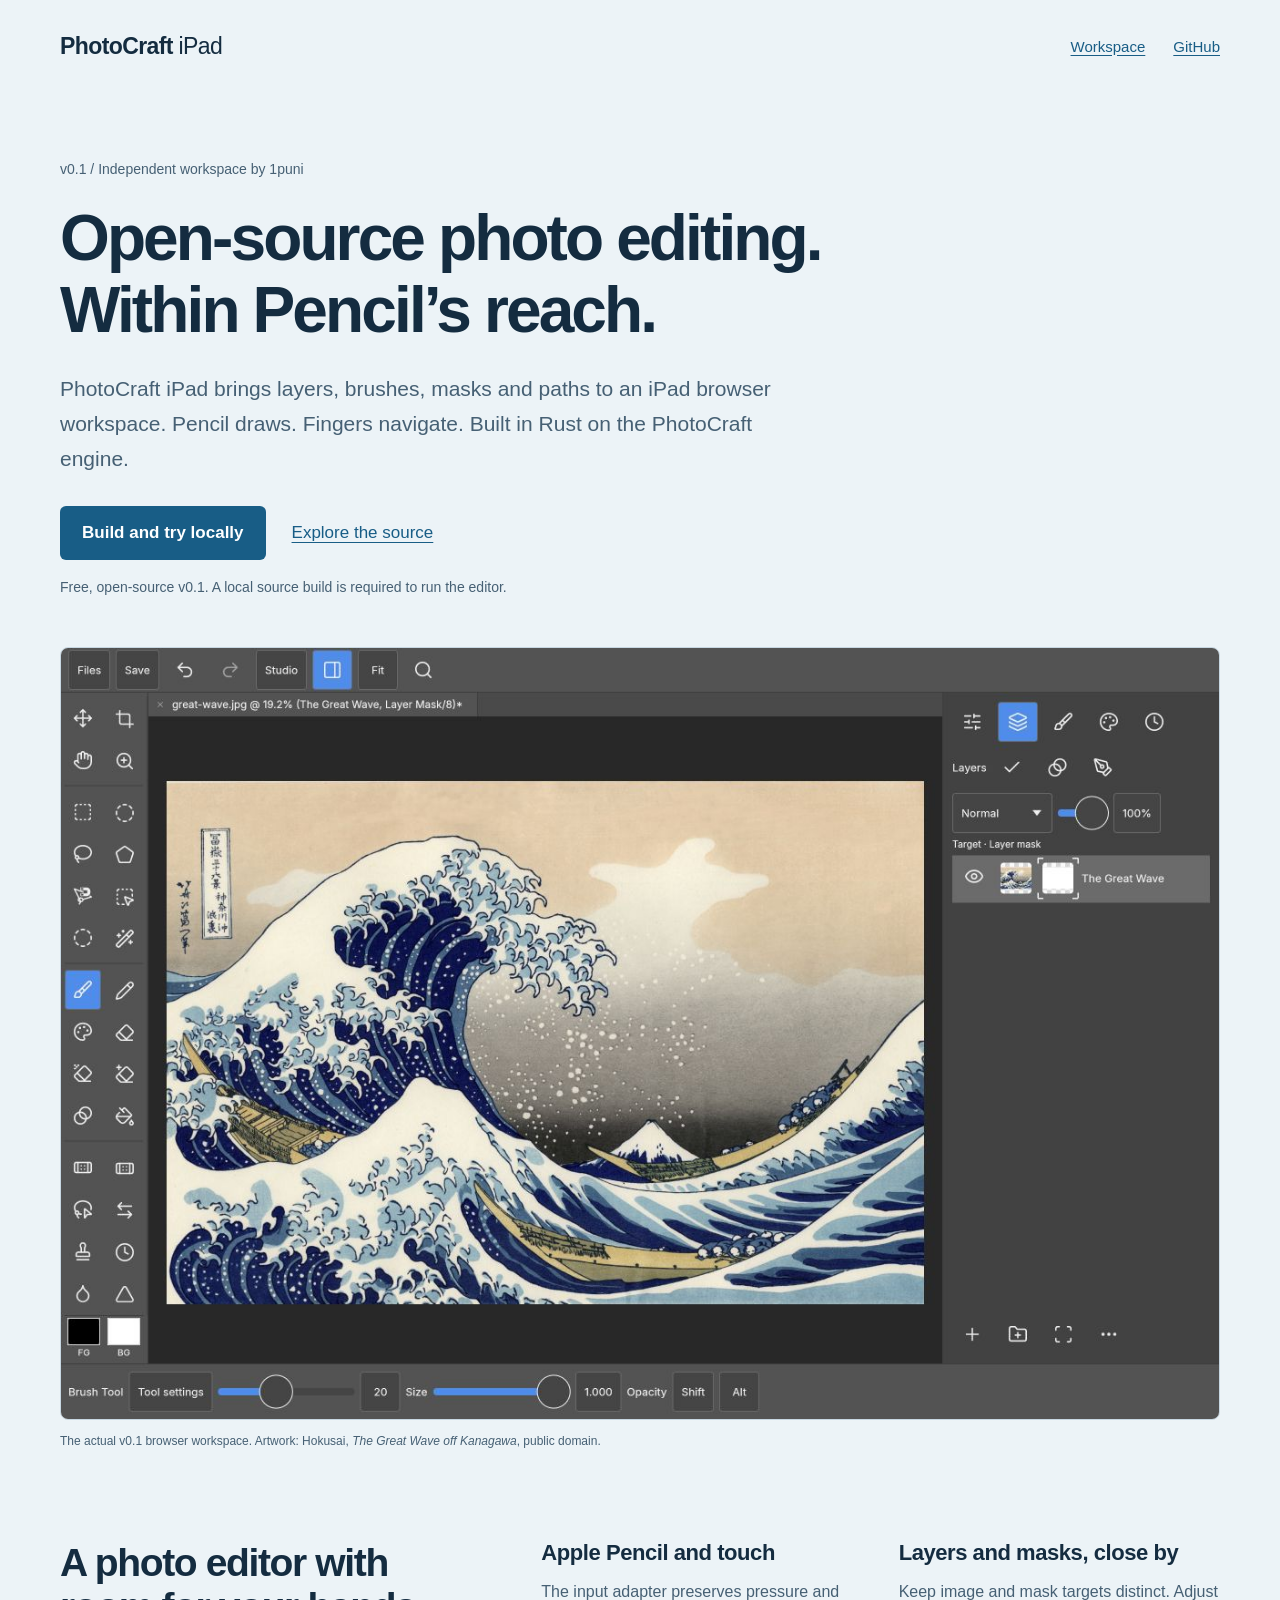
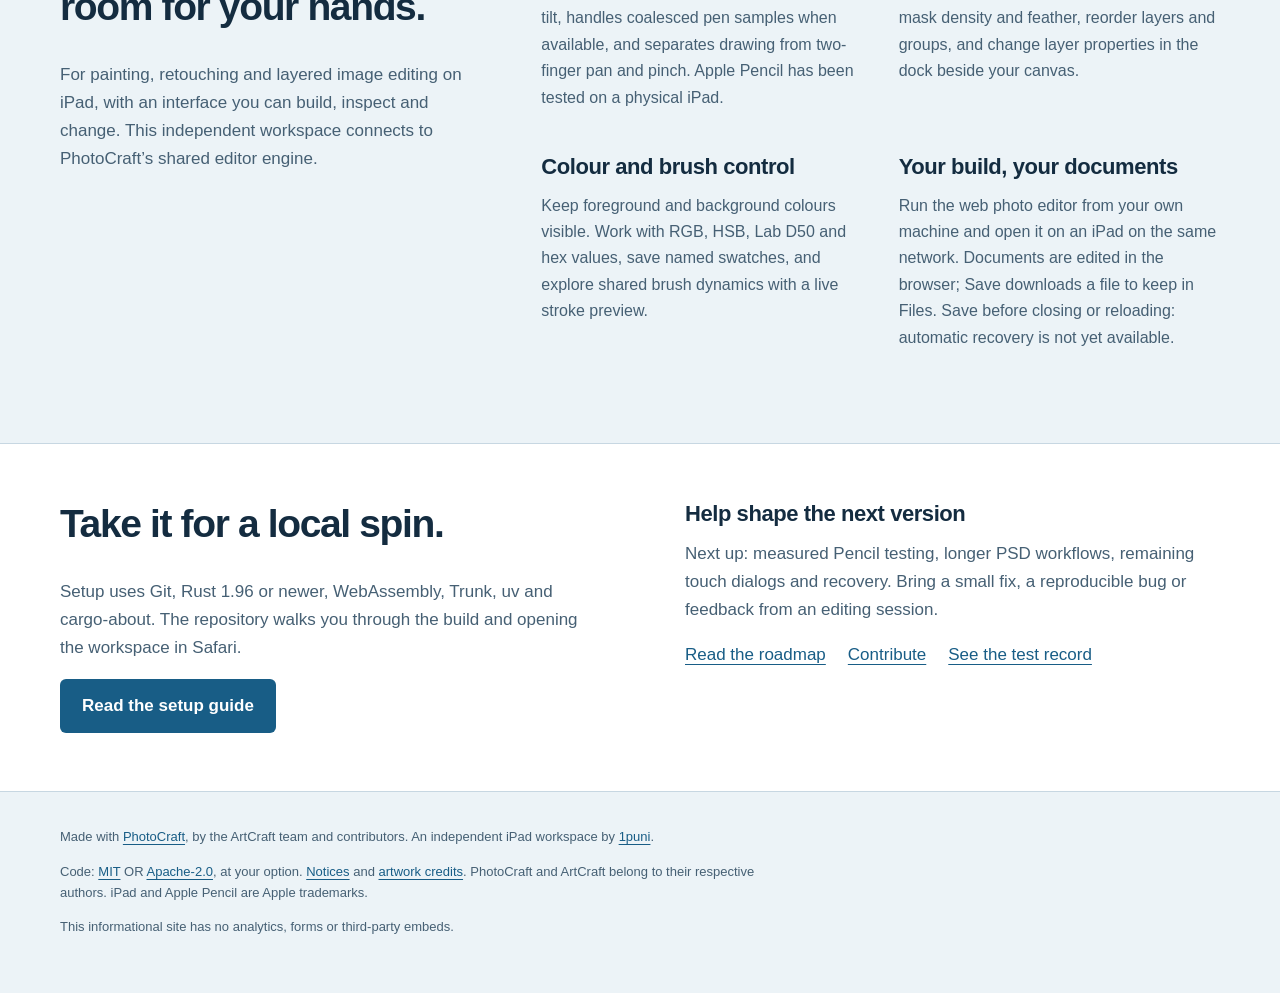
<file: index.html>
<!doctype html>
<html lang="en">
<head>
  <meta charset="utf-8">
  <meta name="viewport" content="width=device-width, initial-scale=1">
  <title>PhotoCraft iPad — Open-source photo editor for iPad &amp; Apple Pencil</title>
  <meta name="description" content="PhotoCraft iPad is an open-source browser photo editor with layers, brushes, masks and Apple Pencil input. Explore v0.1, build locally and contribute on GitHub.">
  <meta name="theme-color" content="#ecf3f7">
  <link rel="canonical" href="https://1puni.github.io/photocraft-ipad/">
  <meta property="og:type" content="website">
  <meta property="og:site_name" content="PhotoCraft iPad">
  <meta property="og:title" content="PhotoCraft iPad — A photo workspace made for Pencil">
  <meta property="og:description" content="An open-source browser photo editor for iPad. Layers, brushes, masks and touch navigation, built in Rust on PhotoCraft. Explore v0.1 and build locally.">
  <meta property="og:url" content="https://1puni.github.io/photocraft-ipad/">
  <meta property="og:image" content="https://1puni.github.io/photocraft-ipad/assets/workspace.jpg">
  <meta property="og:image:alt" content="PhotoCraft iPad workspace displaying Hokusai’s Great Wave with layers and colour controls.">
  <meta name="twitter:card" content="summary_large_image">
  <meta name="twitter:title" content="PhotoCraft iPad — Open-source photo editor">
  <meta name="twitter:description" content="Layers, brushes and masks in an iPad browser workspace built for touch and Apple Pencil. Explore v0.1 and build locally.">
  <meta name="twitter:image" content="https://1puni.github.io/photocraft-ipad/assets/workspace.jpg">
  <meta name="twitter:image:alt" content="PhotoCraft iPad workspace displaying Hokusai’s Great Wave with layers and colour controls.">
  <link rel="stylesheet" href="styles.css">
  <script type="application/ld+json">
  {
    "@context": "https://schema.org",
    "@type": "SoftwareApplication",
    "name": "PhotoCraft iPad",
    "description": "An open-source iPad browser photo-editing workspace built in Rust on the PhotoCraft engine, with layers, brushes, masks and Apple Pencil input.",
    "url": "https://1puni.github.io/photocraft-ipad/",
    "downloadUrl": "https://github.com/1puni/photocraft-ipad",
    "softwareVersion": "0.1",
    "applicationCategory": "MultimediaApplication",
    "operatingSystem": "iPadOS (browser)",
    "softwareRequirements": "Local source build; see repository setup instructions.",
    "screenshot": "https://1puni.github.io/photocraft-ipad/assets/workspace.jpg",
    "license": ["https://github.com/1puni/photocraft-ipad/blob/main/LICENSE-MIT", "https://github.com/1puni/photocraft-ipad/blob/main/LICENSE-APACHE"],
    "author": {"@type": "Organization", "name": "1puni", "url": "https://1puni.com"}
  }
  </script>
</head>
<body>
  <a class="skip" href="#main">Skip to content</a>
  <header class="masthead wrap">
    <a class="wordmark" href="./" aria-label="PhotoCraft iPad home">PhotoCraft <span>iPad</span></a>
    <nav aria-label="Main navigation">
      <a href="#workspace">Workspace</a>
      <a href="https://github.com/1puni/photocraft-ipad">GitHub</a>
    </nav>
  </header>
  <main id="main">
    <section class="intro wrap" aria-labelledby="intro-title">
      <p class="version">v0.1 / Independent workspace by 1puni</p>
      <h1 id="intro-title">Open-source photo editing.<br>Within Pencil’s reach.</h1>
      <p class="lede">PhotoCraft iPad brings layers, brushes, masks and paths to an iPad browser workspace. Pencil draws. Fingers navigate. Built in Rust on the PhotoCraft engine.</p>
      <div class="actions">
        <a class="button" href="https://github.com/1puni/photocraft-ipad#build-and-try-locally">Build and try locally</a>
        <a href="https://github.com/1puni/photocraft-ipad">Explore the source</a>
      </div>
      <p class="build-note">Free, open-source v0.1. A local source build is required to run the editor.</p>
    </section>
    <figure class="workspace wrap" id="workspace">
      <img src="assets/workspace.jpg" width="1272" height="846" alt="The PhotoCraft iPad editor showing Hokusai’s Great Wave, a left-hand tool rail, colour controls and a layers panel with separate image and mask targets." fetchpriority="high">
      <figcaption>The actual v0.1 browser workspace. Artwork: Hokusai, <cite>The Great Wave off Kanagawa</cite>, public domain.</figcaption>
    </figure>
    <section class="details wrap" aria-labelledby="workspace-title">
      <div class="section-intro">
        <h2 id="workspace-title">A photo editor with room for your hands.</h2>
        <p>For painting, retouching and layered image editing on iPad, with an interface you can build, inspect and change. This independent workspace connects to PhotoCraft’s shared editor engine.</p>
      </div>
      <div class="features">
        <article>
          <h3>Apple Pencil and touch</h3>
          <p>The input adapter preserves pressure and tilt, handles coalesced pen samples when available, and separates drawing from two-finger pan and pinch. Apple Pencil has been tested on a physical iPad.</p>
        </article>
        <article>
          <h3>Layers and masks, close by</h3>
          <p>Keep image and mask targets distinct. Adjust mask density and feather, reorder layers and groups, and change layer properties in the dock beside your canvas.</p>
        </article>
        <article>
          <h3>Colour and brush control</h3>
          <p>Keep foreground and background colours visible. Work with RGB, HSB, Lab D50 and hex values, save named swatches, and explore shared brush dynamics with a live stroke preview.</p>
        </article>
        <article>
          <h3>Your build, your documents</h3>
          <p>Run the web photo editor from your own machine and open it on an iPad on the same network. Documents are edited in the browser; Save downloads a file to keep in Files. Save before closing or reloading: automatic recovery is not yet available.</p>
        </article>
      </div>
    </section>
    <section class="next" aria-labelledby="next-title">
      <div class="wrap next-inner">
        <div>
          <h2 id="next-title">Take it for a local spin.</h2>
          <p>Setup uses Git, Rust 1.96 or newer, WebAssembly, Trunk, uv and cargo-about. The repository walks you through the build and opening the workspace in Safari.</p>
          <a class="button" href="https://github.com/1puni/photocraft-ipad#build-and-try-locally">Read the setup guide</a>
        </div>
        <div>
          <h3>Help shape the next version</h3>
          <p>Next up: measured Pencil testing, longer PSD workflows, remaining touch dialogs and recovery. Bring a small fix, a reproducible bug or feedback from an editing session.</p>
          <p class="links"><a href="https://github.com/1puni/photocraft-ipad/blob/main/docs/ipad-port.md">Read the roadmap</a><a href="https://github.com/1puni/photocraft-ipad/blob/main/CONTRIBUTING.md">Contribute</a><a href="https://github.com/1puni/photocraft-ipad/blob/main/docs/verification.md">See the test record</a></p>
        </div>
      </div>
    </section>
  </main>
  <footer class="wrap footer">
    <p>Made with <a href="https://github.com/storytold/photocraft">PhotoCraft</a>, by the ArtCraft team and contributors. An independent iPad workspace by <a href="https://1puni.com">1puni</a>.</p>
    <p>Code: <a href="https://github.com/1puni/photocraft-ipad/blob/main/LICENSE-MIT">MIT</a> OR <a href="https://github.com/1puni/photocraft-ipad/blob/main/LICENSE-APACHE">Apache-2.0</a>, at your option. <a href="https://github.com/1puni/photocraft-ipad/blob/main/NOTICE">Notices</a> and <a href="https://github.com/1puni/photocraft-ipad/blob/main/ATTRIBUTION.md">artwork credits</a>. PhotoCraft and ArtCraft belong to their respective authors. iPad and Apple Pencil are Apple trademarks.</p>
    <p>This informational site has no analytics, forms or third-party embeds.</p>
  </footer>
</body>
</html>
</file>
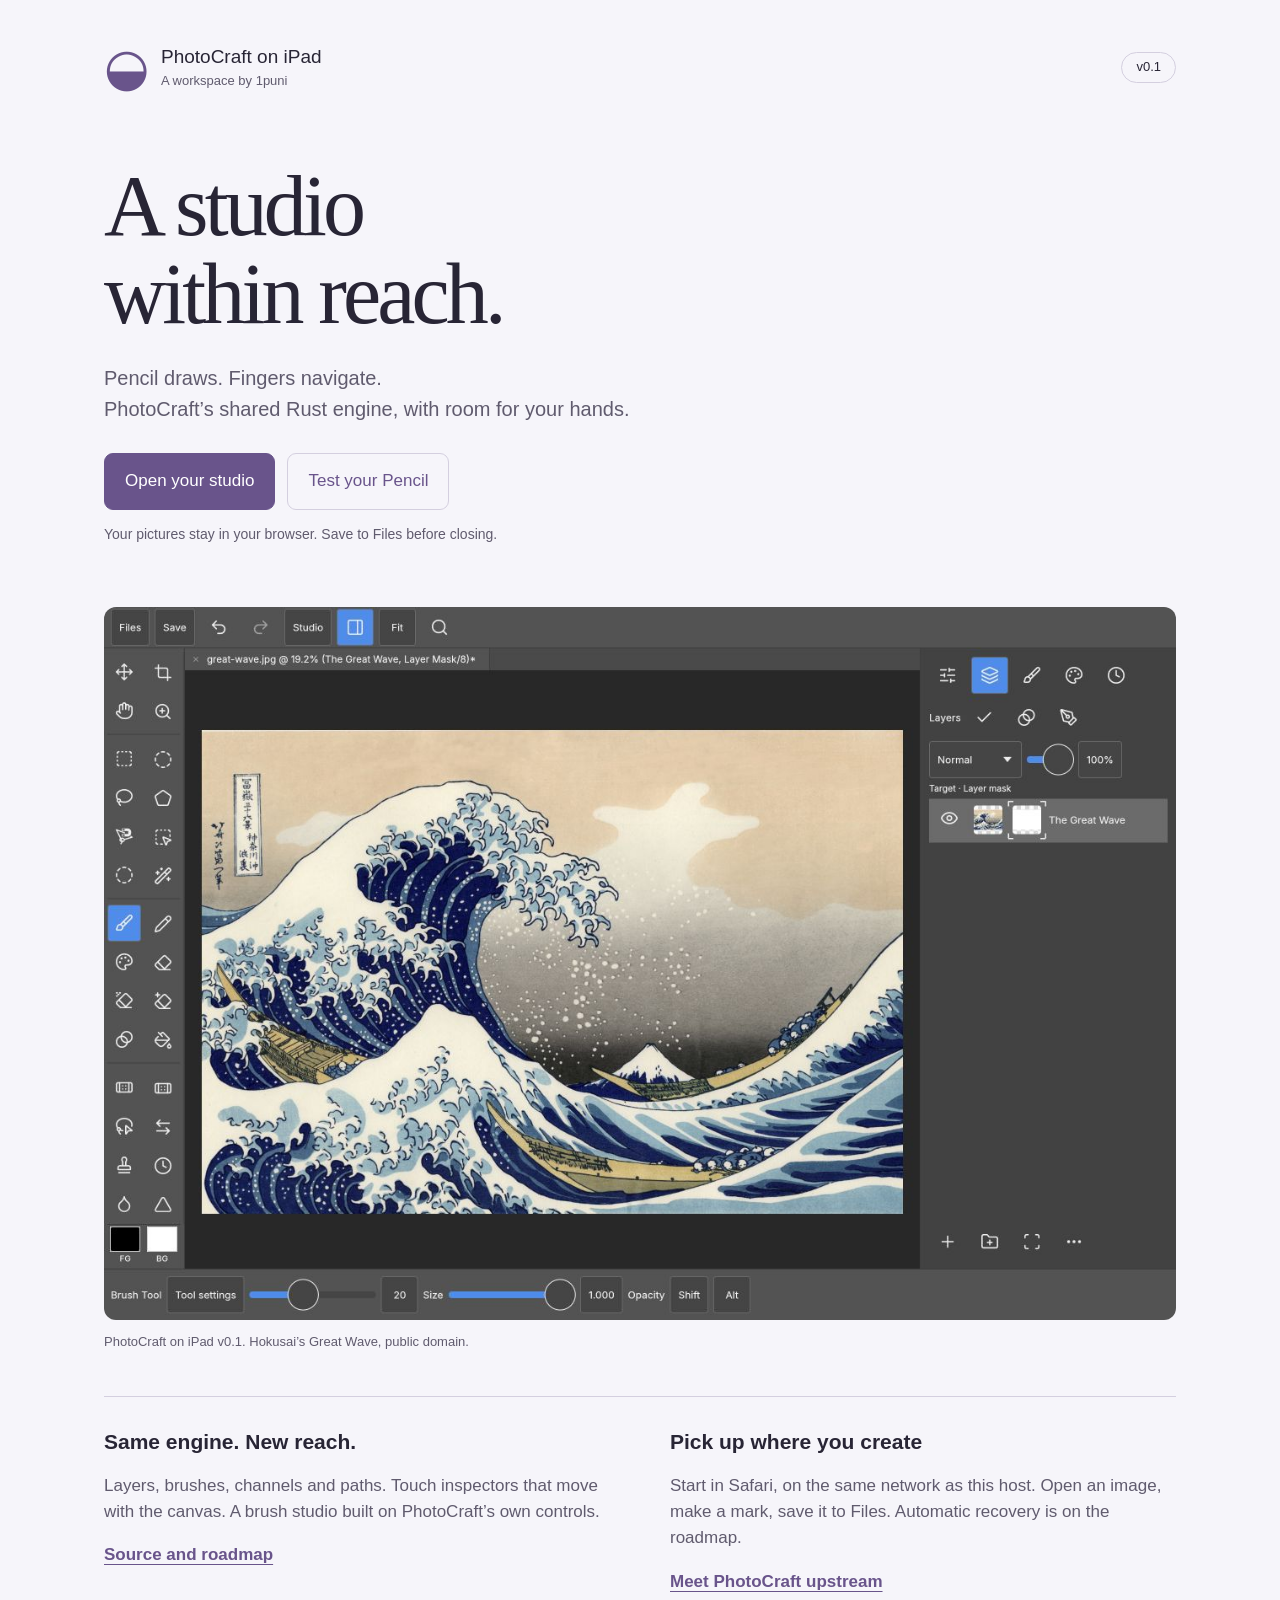
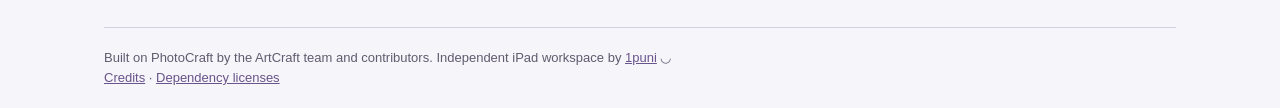
<file: public/index.html>
<!doctype html>
<html lang="en"><head><meta charset="utf-8"><meta name="viewport" content="width=device-width,initial-scale=1,viewport-fit=cover">
<title>PhotoCraft on iPad · 1puni</title><link rel="stylesheet" href="workbench.css"></head>
<body><main>
<header><span class="mark" aria-hidden="true">◒</span><span>PhotoCraft on iPad<br><small>A workspace by 1puni</small></span><span class="review">v0.1</span></header>
<section class="intro"><h1>A studio<br>within reach.</h1><p>Pencil draws. Fingers navigate.<br>PhotoCraft’s shared Rust engine, with room for your hands.</p>
<div class="actions"><a class="primary" href="ipad/?webgl">Open your studio</a><a href="pencil.html">Test your Pencil</a></div>
<p class="note">Your pictures stay in your browser. Save to Files before closing.</p></section>
<figure class="workspace"><img src="images/workspace.jpg" alt="The touch workspace editing Hokusai’s Great Wave, with a tool rail and layer inspector"><figcaption>PhotoCraft on iPad v0.1. Hokusai’s Great Wave, public domain.</figcaption></figure>
<section class="lower"><div><h2>Same engine. New reach.</h2><p>Layers, brushes, channels and paths. Touch inspectors that move with the canvas. A brush studio built on PhotoCraft’s own controls.</p><a class="text-link" href="https://github.com/1puni/photocraft-ipad">Source and roadmap</a></div>
<div><h2>Pick up where you create</h2><p>Start in Safari, on the same network as this host. Open an image, make a mark, save it to Files. Automatic recovery is on the roadmap.</p><a class="text-link" href="https://github.com/storytold/photocraft">Meet PhotoCraft upstream</a></div></section>
<footer>Built on PhotoCraft by the ArtCraft team and contributors. Independent iPad workspace by <a href="https://1puni.com">1puni</a> ◡<br><a href="ipad/NOTICE">Credits</a> · <a href="ipad/dependency-licenses.html">Dependency licenses</a></footer>
</main></body></html>
</file>
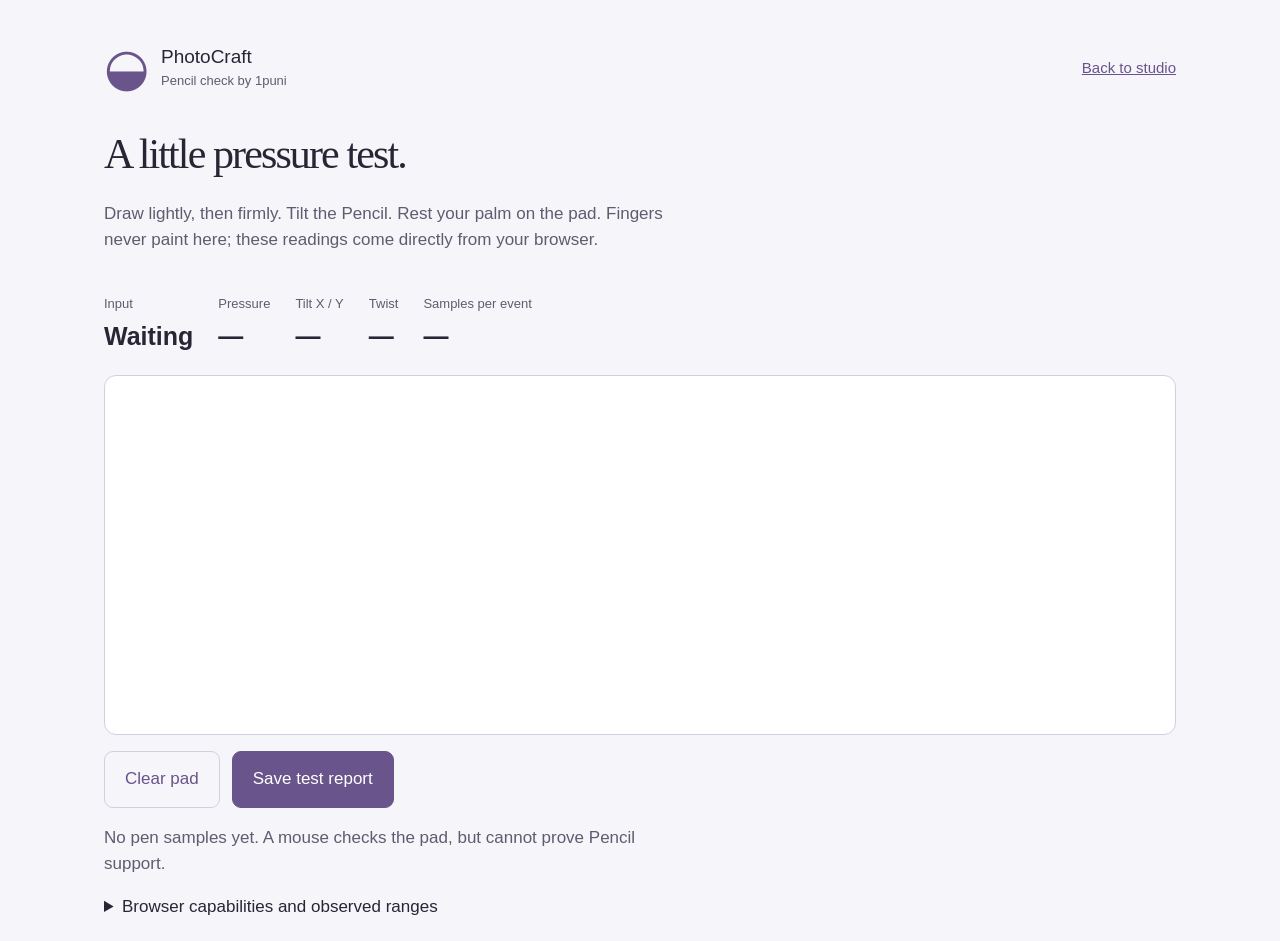
<file: public/pencil.html>
<!doctype html><html lang="en"><head><meta charset="utf-8"><meta name="viewport" content="width=device-width,initial-scale=1,viewport-fit=cover"><title>Test your Pencil · PhotoCraft</title><link rel="stylesheet" href="workbench.css"><script type="module" src="pencil.js"></script></head><body><main>
<header><span class="mark">◒</span><span>PhotoCraft<br><small>Pencil check by 1puni</small></span><a class="back" href="./">Back to studio</a></header>
<h1 class="test-title">A little pressure test.</h1><p>Draw lightly, then firmly. Tilt the Pencil. Rest your palm on the pad. Fingers never paint here; these readings come directly from your browser.</p>
<div class="readings" aria-live="off"><div><span>Input</span><strong id="kind">Waiting</strong></div><div><span>Pressure</span><strong id="pressure">—</strong></div><div><span>Tilt X / Y</span><strong id="tilt">—</strong></div><div><span>Twist</span><strong id="twist">—</strong></div><div><span>Samples per event</span><strong id="samples">—</strong></div></div>
<canvas id="pad" aria-label="Pencil test drawing area"></canvas><div class="pad-actions"><button id="clear">Clear pad</button><button id="download" class="primary">Save test report</button></div><p id="summary">No pen samples yet. A mouse checks the pad, but cannot prove Pencil support.</p><details><summary>Browser capabilities and observed ranges</summary><pre id="report"></pre></details>
</main></body></html>
</file>
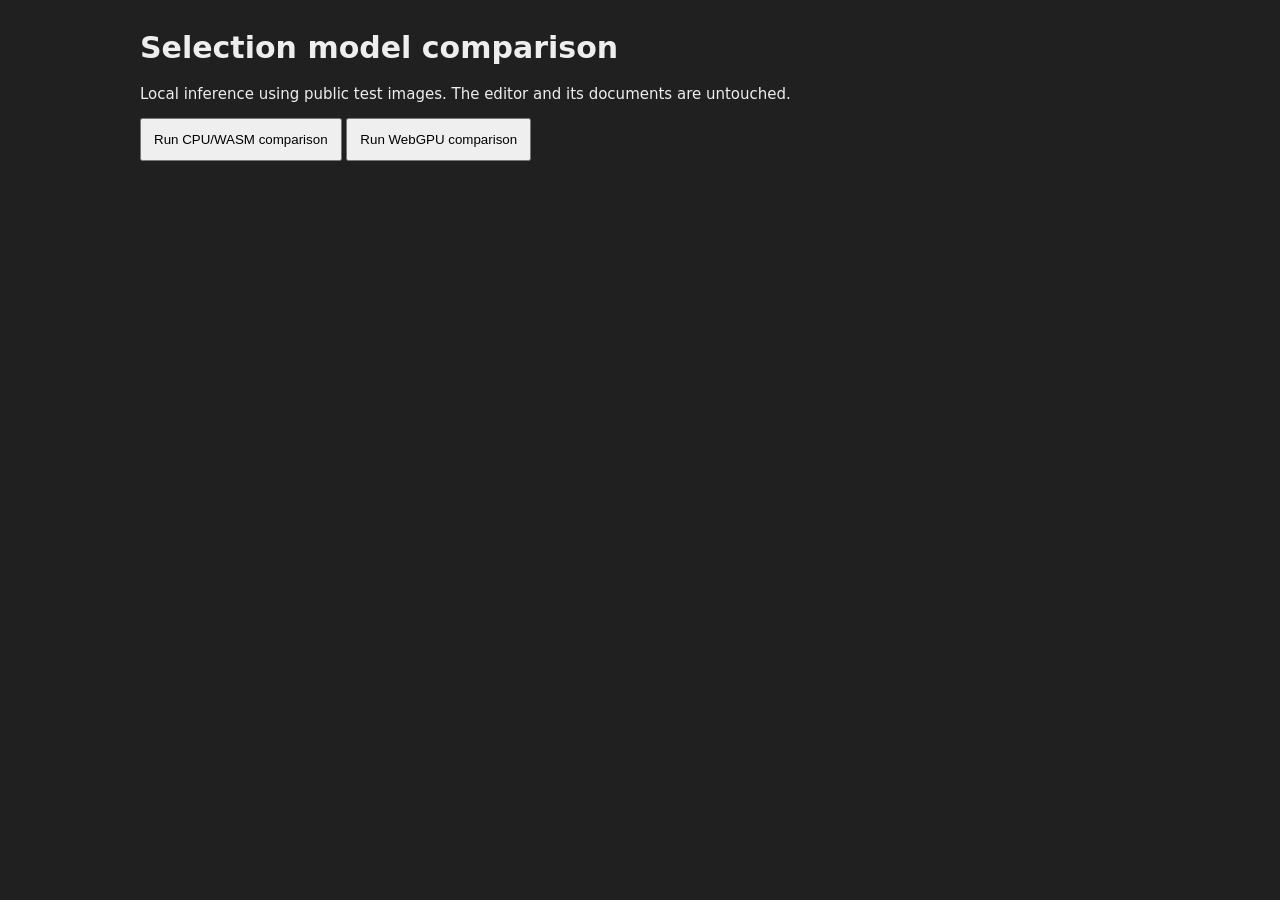
<file: experiments/segmentation/browser.html>
<!doctype html><meta charset="utf-8"><title>Selection model comparison</title>
<style>body{background:#202020;color:#eee;font:15px system-ui;max-width:1000px;margin:30px auto}pre{white-space:pre-wrap}button{padding:12px}</style>
<h1>Selection model comparison</h1>
<p>Local inference using public test images. The editor and its documents are untouched.</p>
<button id="run">Run CPU/WASM comparison</button> <button id="gpu">Run WebGPU comparison</button>
<pre id="log"></pre>
<script>
let worker;
function run(provider) {
  if(worker)worker.terminate();
  worker=new Worker('/browser-worker.js');
  worker.onmessage=({data})=>document.querySelector('#log').textContent+=JSON.stringify(data)+'\n';
  worker.onerror=e=>document.querySelector('#log').textContent+=e.message+'\n';
  const names=new URLSearchParams(location.search).get('names')?.split(',') || ['mobile','edge'];
  worker.postMessage({provider,names});
}
document.querySelector('#run').onclick=()=>run('wasm');
document.querySelector('#gpu').onclick=()=>run('webgpu');
if(location.search.includes('auto'))run('wasm');
</script>
</file>
<file: styles.css>
:root {
  color-scheme: light;
  --paper: #ecf3f7;
  --white: #ffffff;
  --ink: #142c40;
  --muted: #466074;
  --blue: #185d86;
  --line: #c7d7e2;
  font-family: Avenir, "Avenir Next", "Segoe UI", sans-serif;
  color: var(--ink);
  background: var(--paper);
  font-synthesis: none;
}
* { box-sizing: border-box; }
body { margin: 0; font-size: 17px; line-height: 1.65; }
a { color: var(--blue); text-underline-offset: .23em; }
a:hover { text-decoration-thickness: 2px; }
a:focus-visible { outline: 3px solid var(--blue); outline-offset: 6px; }
.wrap { width: min(1160px, calc(100% - 64px)); margin-inline: auto; }
.skip { position: absolute; top: 8px; left: 8px; padding: 8px 16px; background: var(--white); transform: translateY(-180%); z-index: 2; }
.skip:focus { transform: translateY(0); }
.masthead { display: flex; align-items: center; justify-content: space-between; gap: 24px; padding-block: 28px; }
.wordmark { color: var(--ink); text-decoration: none; font-size: 23px; font-weight: 800; letter-spacing: -.6px; }
.wordmark span { font-weight: 400; }
nav { display: flex; gap: 28px; font-size: 15px; }
.intro { padding-block: 64px 38px; }
.version { color: var(--muted); margin: 0 0 22px; font-size: 14px; }
h1, h2, h3 { line-height: 1.12; margin-top: 0; }
h1 { font-size: clamp(36px, 5.4vw, 64px); letter-spacing: -.045em; max-width: 1000px; margin-bottom: 26px; font-weight: 700; }
h2 { font-size: clamp(29px, 3.3vw, 39px); letter-spacing: -.035em; }
h3 { font-size: 22px; letter-spacing: -.02em; margin-bottom: 13px; }
p { margin-top: 0; }
.lede { max-width: 720px; font-size: 21px; color: var(--muted); }
.actions { display: flex; align-items: center; flex-wrap: wrap; gap: 26px; margin-top: 30px; }
.button { display: inline-block; padding: 13px 22px; background: var(--blue); border-radius: 6px; color: var(--white); text-decoration: none; font-weight: 600; }
.button:hover { background: var(--ink); }
.build-note { margin: 16px 0 0; color: var(--muted); font-size: 14px; }
.workspace { margin-block: 10px 90px; scroll-margin-top: 25px; }
.workspace img { display: block; width: 100%; height: auto; border-radius: 8px; border: 1px solid var(--line); }
figcaption { color: var(--muted); font-size: 12px; margin-top: 12px; }
.details { display: grid; grid-template-columns: 1fr 1.65fr; gap: 70px; padding-bottom: 76px; }
.section-intro p, .features p, .next p { color: var(--muted); }
.features { display: grid; grid-template-columns: 1fr 1fr; gap: 28px 36px; }
.features article { max-width: 55ch; }
.features p { font-size: 16px; }
.next { background: var(--white); border-block: 1px solid var(--line); }
.next-inner { display: grid; grid-template-columns: 1fr 1fr; gap: 90px; padding-block: 58px; }
.next-inner > div { max-width: 58ch; }
.links { display: flex; flex-wrap: wrap; gap: 10px 22px; }
.footer { padding-block: 34px 42px; font-size: 13px; color: var(--muted); }
.footer p { max-width: 100ch; }
@media (max-width: 800px) {
  .details { grid-template-columns: 1fr; gap: 22px; }
  .section-intro { max-width: 65ch; }
  .next-inner { gap: 40px; }
  .workspace { margin-bottom: 56px; }
}
@media (max-width: 540px) {
  .wrap { width: calc(100% - 36px); }
  .masthead { padding-block: 22px; gap: 15px; }
  .wordmark { font-size: 20px; }
  nav { gap: 16px; font-size: 13px; }
  .intro { padding-top: 32px; }
  .lede { font-size: 18px; }
  .features, .next-inner { grid-template-columns: 1fr; }
  .features { gap: 20px; }
  .details { padding-bottom: 35px; }
  .next-inner { padding-block: 38px; }
  .actions { gap: 18px; }
}
</file>
<file: public/workbench.css>
:root{color-scheme:light;--paper:#f6f5fa;--ink:#282535;--muted:#605b6e;--line:#d4cfdf;--blue:#69548b;--white:#fff;--wash:#e8e5f2;font:17px/1.55 ui-sans-serif,-apple-system,BlinkMacSystemFont,"Segoe UI",sans-serif;color:var(--ink);background:var(--paper)}
*{box-sizing:border-box}body{margin:0}main{max-width:1120px;margin:auto;padding:38px max(24px,env(safe-area-inset-left)) 20px}header{display:flex;align-items:center;gap:12px;font-size:19px;line-height:1.15}header small{font-size:13px;color:var(--muted)}.mark{font-size:52px;color:var(--blue)}.review{margin-left:auto;font-size:13px;border:1px solid var(--line);padding:7px 14px;border-radius:20px}.intro{padding:65px 0 48px;max-width:860px}h1{font-family:ui-serif,Georgia,serif;font-weight:500;letter-spacing:-.045em;font-size:clamp(46px,7.2vw,86px);line-height:1.02;margin:0 0 25px}h2{font-size:21px;line-height:1.25;margin:0 0 12px}p{max-width:580px;color:var(--muted)}.intro>p{font-size:20px}.actions{display:flex;gap:12px;flex-wrap:wrap;margin-top:28px}a,button{color:var(--blue)}.actions a,button{border:1px solid var(--line);border-radius:9px;padding:14px 20px;text-decoration:none;font:inherit;cursor:pointer;background:transparent;min-height:48px}.actions .primary,button.primary{background:var(--blue);border-color:var(--blue);color:white}.note,.intro>.note{font-size:14px;color:var(--muted)}.lower{border-top:1px solid var(--line);display:grid;grid-template-columns:1fr 1fr;gap:60px;padding:32px 0}.text-link{font-weight:600;text-underline-offset:4px}footer{border-top:1px solid var(--line);padding-top:20px;font-size:13px;color:var(--muted)}a:focus-visible,button:focus-visible{outline:3px solid var(--blue);outline-offset:4px}.test-title{font-size:42px;margin-top:35px}.readings{display:flex;gap:25px;flex-wrap:wrap;padding:20px 0}.readings strong{display:block;font-size:25px;color:var(--ink)}.readings span{font-size:13px;color:var(--muted)}#pad{width:100%;height:360px;background:var(--white);border:1px solid var(--line);border-radius:12px;touch-action:none;display:block}.pad-actions{display:flex;gap:12px;margin:16px 0}.back{margin-left:auto;font-size:15px}pre{font-size:12px;white-space:pre-wrap;word-break:break-word;background:var(--wash);padding:18px;border-radius:8px}@media(max-width:650px){.intro{padding-top:45px}.lower{grid-template-columns:1fr;gap:24px}.review{display:none}.readings{gap:18px}.readings strong{font-size:20px}.actions a{width:100%;text-align:center}}

.workspace{margin:0 0 44px}.workspace img{display:block;width:100%;border-radius:12px}.workspace figcaption{font-size:13px;color:var(--muted);margin-top:12px}a{touch-action:manipulation}
</file>
